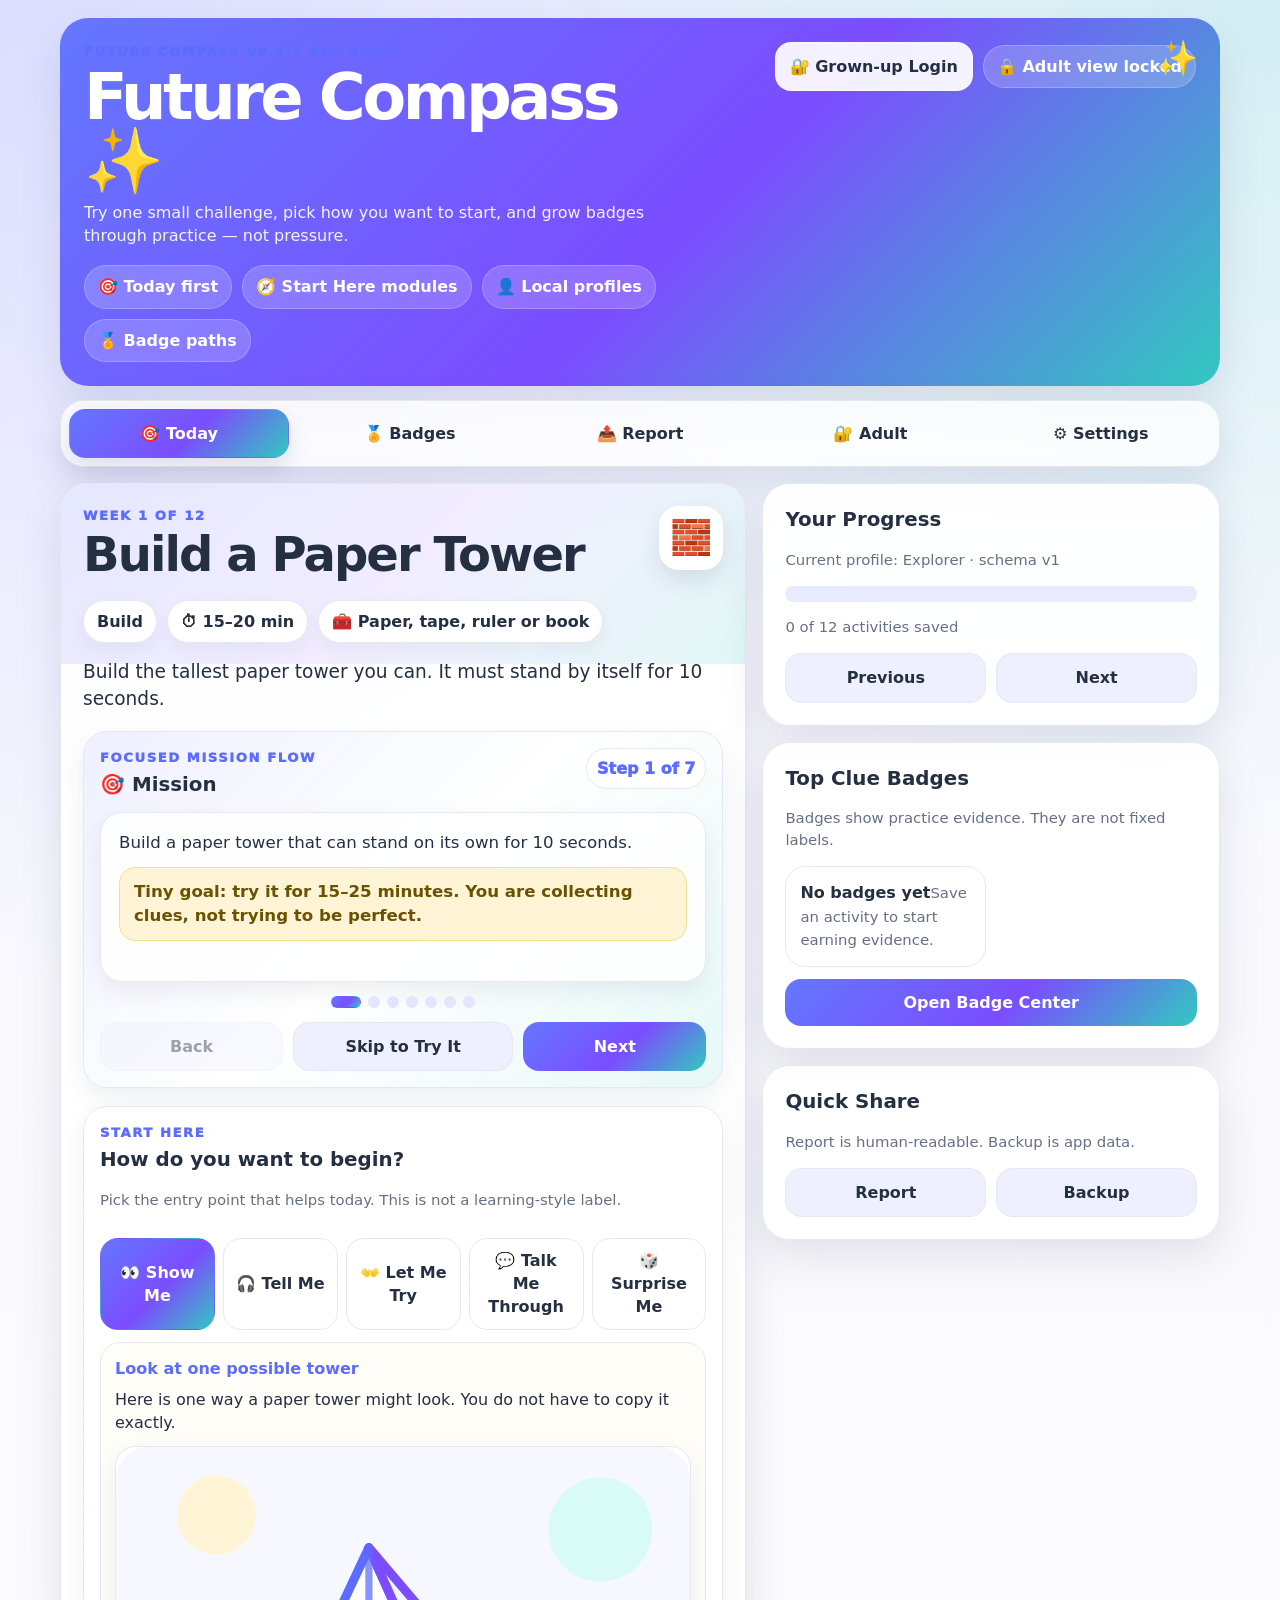
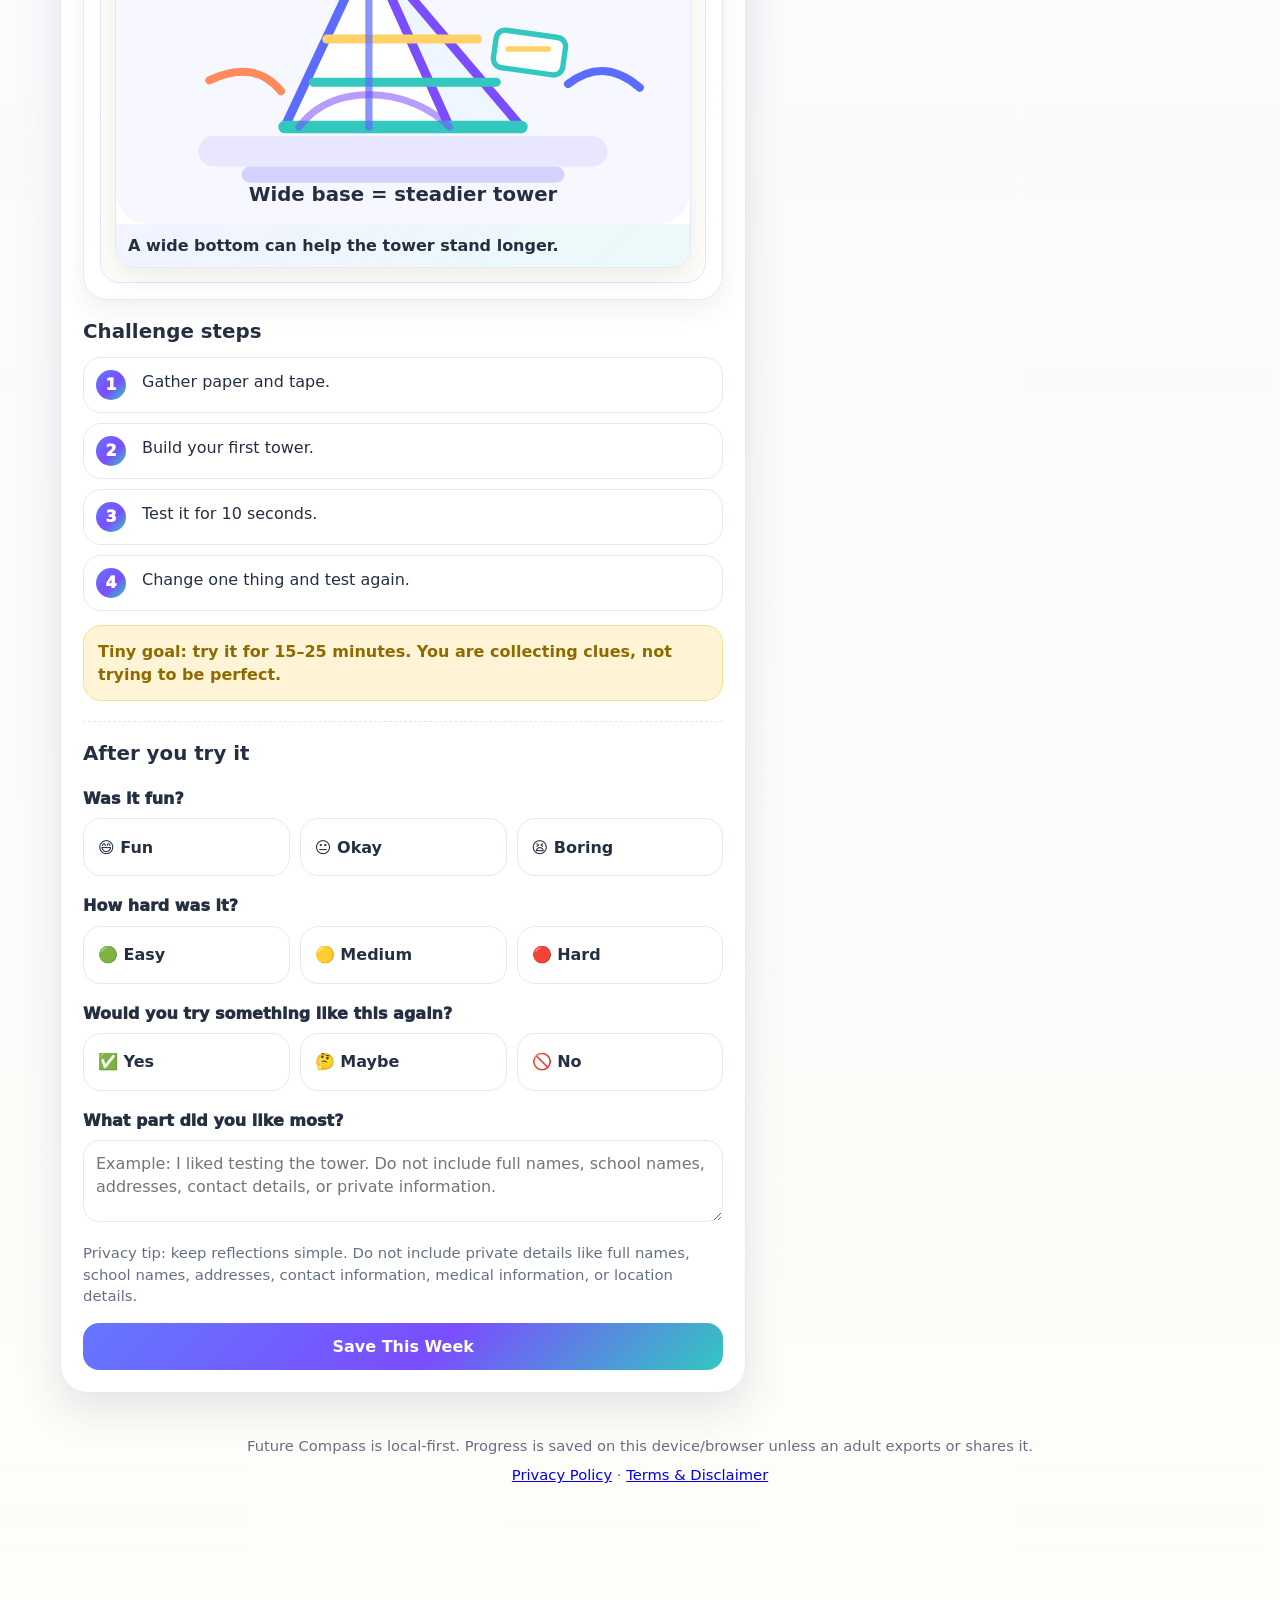
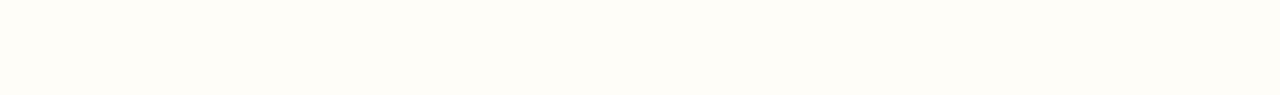
<file: app/index.html>
<!doctype html>
<html lang="en" data-theme="bright">
<head>
  <meta charset="utf-8" />
  <meta name="viewport" content="width=device-width, initial-scale=1" />
  <title>Future Compass</title>
  <link rel="stylesheet" href="styles.css" />
  <link rel="stylesheet" href="modules.css" />
  <link rel="stylesheet" href="translation-layer.css" />
</head>
<body>
  <header class="hero">
    <div>
      <div class="eyebrow">Future Compass v0.5.2 app shell</div>
      <h1>Future Compass ✨</h1>
      <p>Try one small challenge, pick how you want to start, and grow badges through practice — not pressure.</p>
      <div class="chips"><span>🎯 Today first</span><span>🧭 Start Here modules</span><span>👤 Local profiles</span><span>🏅 Badge paths</span></div>
    </div>
    <div class="actions heroActions">
      <button id="adultBtn" class="light" type="button">🔐 Grown-up Login</button>
      <span id="lock" class="lock">🔒 Adult view locked</span>
    </div>
  </header>

  <nav class="appTabs" aria-label="Future Compass views">
    <button class="tabBtn active" data-view="today" type="button">🎯 Today</button>
    <button class="tabBtn" data-view="badges" type="button">🏅 Badges</button>
    <button class="tabBtn" data-view="report" type="button">📤 Report</button>
    <button class="tabBtn" data-view="adult" type="button">🔐 Adult</button>
    <button class="tabBtn" data-view="settings" type="button">⚙️ Settings</button>
  </nav>

  <main class="app">
    <section id="today" class="view todayView active" aria-label="Today view">
      <section id="activity" class="card kid" aria-live="polite">
        <div class="top"><div><div id="week" class="eyebrow">Week 1 of 12</div><h2 id="title"></h2></div><div id="emoji" class="emoji">🧱</div></div>
        <div id="meta" class="pillRow"></div>
        <p id="text" class="activityText"></p>

        <section class="moduleStart" aria-label="Start Here module choices">
          <div class="moduleHead"><div><div class="eyebrow">Start Here</div><h3>How do you want to begin?</h3><p class="small">Pick the entry point that helps today. This is not a learning-style label.</p></div></div>
          <div class="moduleChoices" role="tablist" aria-label="Module entry choices">
            <button class="moduleBtn active" data-mode="showMe" type="button">👀 Show Me</button>
            <button class="moduleBtn" data-mode="tellMe" type="button">🎧 Tell Me</button>
            <button class="moduleBtn" data-mode="tryIt" type="button">👐 Let Me Try</button>
            <button class="moduleBtn" data-mode="talkMeThrough" type="button">💬 Talk Me Through</button>
            <button class="moduleBtn" data-mode="surpriseMe" type="button">🎲 Surprise Me</button>
          </div>
          <div id="moduleContent" class="moduleContent"></div>
        </section>

        <h3 class="sectionTitle">Challenge steps</h3>
        <ol id="steps" class="steps"></ol>
        <div class="note">Tiny goal: try it for 15–25 minutes. You are collecting clues, not trying to be perfect.</div>
        <section class="reflection">
          <h3>After you try it</h3>
          <div class="question" data-q="fun"><label>Was it fun?</label><div class="choices"><button class="choice" data-v="Fun">😄 Fun</button><button class="choice" data-v="Okay">😐 Okay</button><button class="choice" data-v="Boring">😫 Boring</button></div></div>
          <div class="question" data-q="difficulty"><label>How hard was it?</label><div class="choices"><button class="choice" data-v="Easy">🟢 Easy</button><button class="choice" data-v="Medium">🟡 Medium</button><button class="choice" data-v="Hard">🔴 Hard</button></div></div>
          <div class="question" data-q="again"><label>Would you try something like this again?</label><div class="choices"><button class="choice" data-v="Yes">✅ Yes</button><button class="choice" data-v="Maybe">🤔 Maybe</button><button class="choice" data-v="No">🚫 No</button></div></div>
          <label for="favorite" class="textLabel">What part did you like most?</label>
          <textarea id="favorite" placeholder="Example: testing it, helping someone, making it stronger..."></textarea>
          <div class="saveRow"><button id="save" class="primary" type="button">Save This Week</button><div id="saved" class="success">Saved! Badge evidence updated. 🏅</div></div>
        </section>
      </section>

      <aside class="side">
        <section class="card"><h3>Your Progress</h3><p id="profileSummary" class="small">Current profile: Explorer</p><div class="meter"><div id="fill"></div></div><p id="progress" class="small">0 of 12 activities saved</p><div class="two"><button id="prev" class="soft" type="button">Previous</button><button id="next" class="soft" type="button">Next</button></div></section>
        <section class="card"><h3>Top Clue Badges</h3><p class="small">Badges show practice evidence. They are not fixed labels.</p><div id="miniBadges" class="miniGrid"></div><button id="badgeBtn" class="primary wide" type="button">Open Badge Center</button></section>
        <section class="card"><h3>Quick Share</h3><p class="small">Report is human-readable. Backup is app data.</p><div class="two"><button id="reportBtn" class="soft" type="button">Report</button><button id="jsonBtn" class="soft" type="button">Backup</button></div></section>
      </aside>
    </section>

    <section id="badges" class="card full view" aria-label="Badge Center view"><div class="panelHead"><div><div class="eyebrow">Learning Benchmarks</div><h2>Badge Center 🏅</h2><p class="small">Each badge grows through practice, reflection, and evidence over time.</p></div></div><div id="badgeGrid" class="pathGrid"></div></section>

    <section id="report" class="card full view" aria-label="Report view"><div class="panelHead"><div><div class="eyebrow">Share Report</div><h2>Progress Summary 📤</h2><p id="reportGen" class="small"></p></div><div class="spark"><b id="reportSaved">0/12</b><span>activities saved</span></div></div><div id="reportStats" class="statGrid"></div><div class="reportGrid"><section><h3>Top Badges</h3><ul id="reportBadges"></ul></section><section><h3>Strong Patterns</h3><ul id="reportPatterns"></ul></section><section><h3>Suggested Next Challenges</h3><ul id="reportNext"></ul></section><section><h3>Activities Liked</h3><ul id="reportLiked"></ul></section></div><h3>Recent Evidence</h3><div id="reportHistory" class="stack"></div></section>

    <section id="adult" class="card full view" hidden aria-label="Grown-up view"><div class="panelHead"><div><div class="eyebrow">Grown-up View</div><h2>Adult Interpretation</h2><p class="small">Use this to choose better next experiences — not to lock the child into an identity.</p></div><button id="lockBtn" class="soft" type="button">Lock View</button></div><div id="adultStats" class="statGrid"></div><h3>Pattern Summary</h3><div id="patterns" class="stack"></div><h3>Saved Activity History</h3><div id="history" class="stack"></div></section>

    <section id="settings" class="card full view" aria-label="Settings view">
      <div class="panelHead"><div><div class="eyebrow">Settings</div><h2>Profiles & Backups ⚙️</h2><p class="small">Settings are separated from the child activity flow so Today stays focused.</p></div></div>
      <div class="settingsGrid">
        <section class="settingsBlock"><h3>Profile</h3><label for="profileSelect">Choose profile</label><select id="profileSelect" aria-label="Choose child profile"></select><button id="addProfileBtn" class="primary wide" type="button">Add Profile</button></section>
        <section class="settingsBlock"><h3>Theme</h3><label for="theme">Choose theme</label><select id="theme"><option value="bright">Bright</option><option value="calm">Calm</option><option value="warm">Warm</option><option value="dark">Dark</option><option value="contrast">High Contrast</option></select></section>
        <section class="settingsBlock"><h3>Backup</h3><p class="small">Backup is machine-readable app data. Report is human-readable progress.</p><button id="exportBtn" class="soft wide" type="button">Export Backup</button><button id="importBtn" class="soft wide" type="button">Import Backup</button><input id="importFile" type="file" accept="application/json,.json" hidden /></section>
        <section class="settingsBlock"><h3>Reset</h3><p class="small">This resets only the active profile on this device.</p><button id="resetBtn" class="danger wide" type="button">Reset Profile</button></section>
      </div>
    </section>
  </main>

  <nav class="bottom" aria-label="Mobile Future Compass views"><button class="active" data-view="today" type="button">🎯<span>Today</span></button><button data-view="badges" type="button">🏅<span>Badges</span></button><button id="mobReport" data-view="report" type="button">📤<span>Report</span></button><button id="mobAdult" data-view="adult" type="button">🔐<span>Adult</span></button><button data-view="settings" type="button">⚙️<span>Settings</span></button></nav>

  <div id="modal" class="modalBg" hidden><section class="modal"><h2>🔐 Grown-up Gate</h2><p class="small">This separates child activities from adult interpretation. It is not real authentication.</p><p class="small"><strong>Default:</strong> grownup / compass</p><label for="user">Username</label><input id="user" value="grownup" /><label for="pass">Password</label><input id="pass" type="password" placeholder="compass" /><button id="login" class="primary wide" type="button">Open Grown-up View</button><button id="cancel" class="soft wide" type="button">Cancel</button><div id="err" class="error" hidden>Try username <strong>grownup</strong> and password <strong>compass</strong>.</div></section></div>

  <script src="data/activities.js"></script>
  <script src="data/badge-paths.js"></script>
  <script src="data/activity-scaffolds.js"></script>
  <script src="data/research-anchors.js"></script>
  <script src="data/module-onramps.js"></script>
  <script src="app-engine.js"></script>
  <script src="modules.js"></script>
  <script src="translation-layer.js"></script>
  <script src="trust-boundary.js"></script>
</body>
</html>
</file>
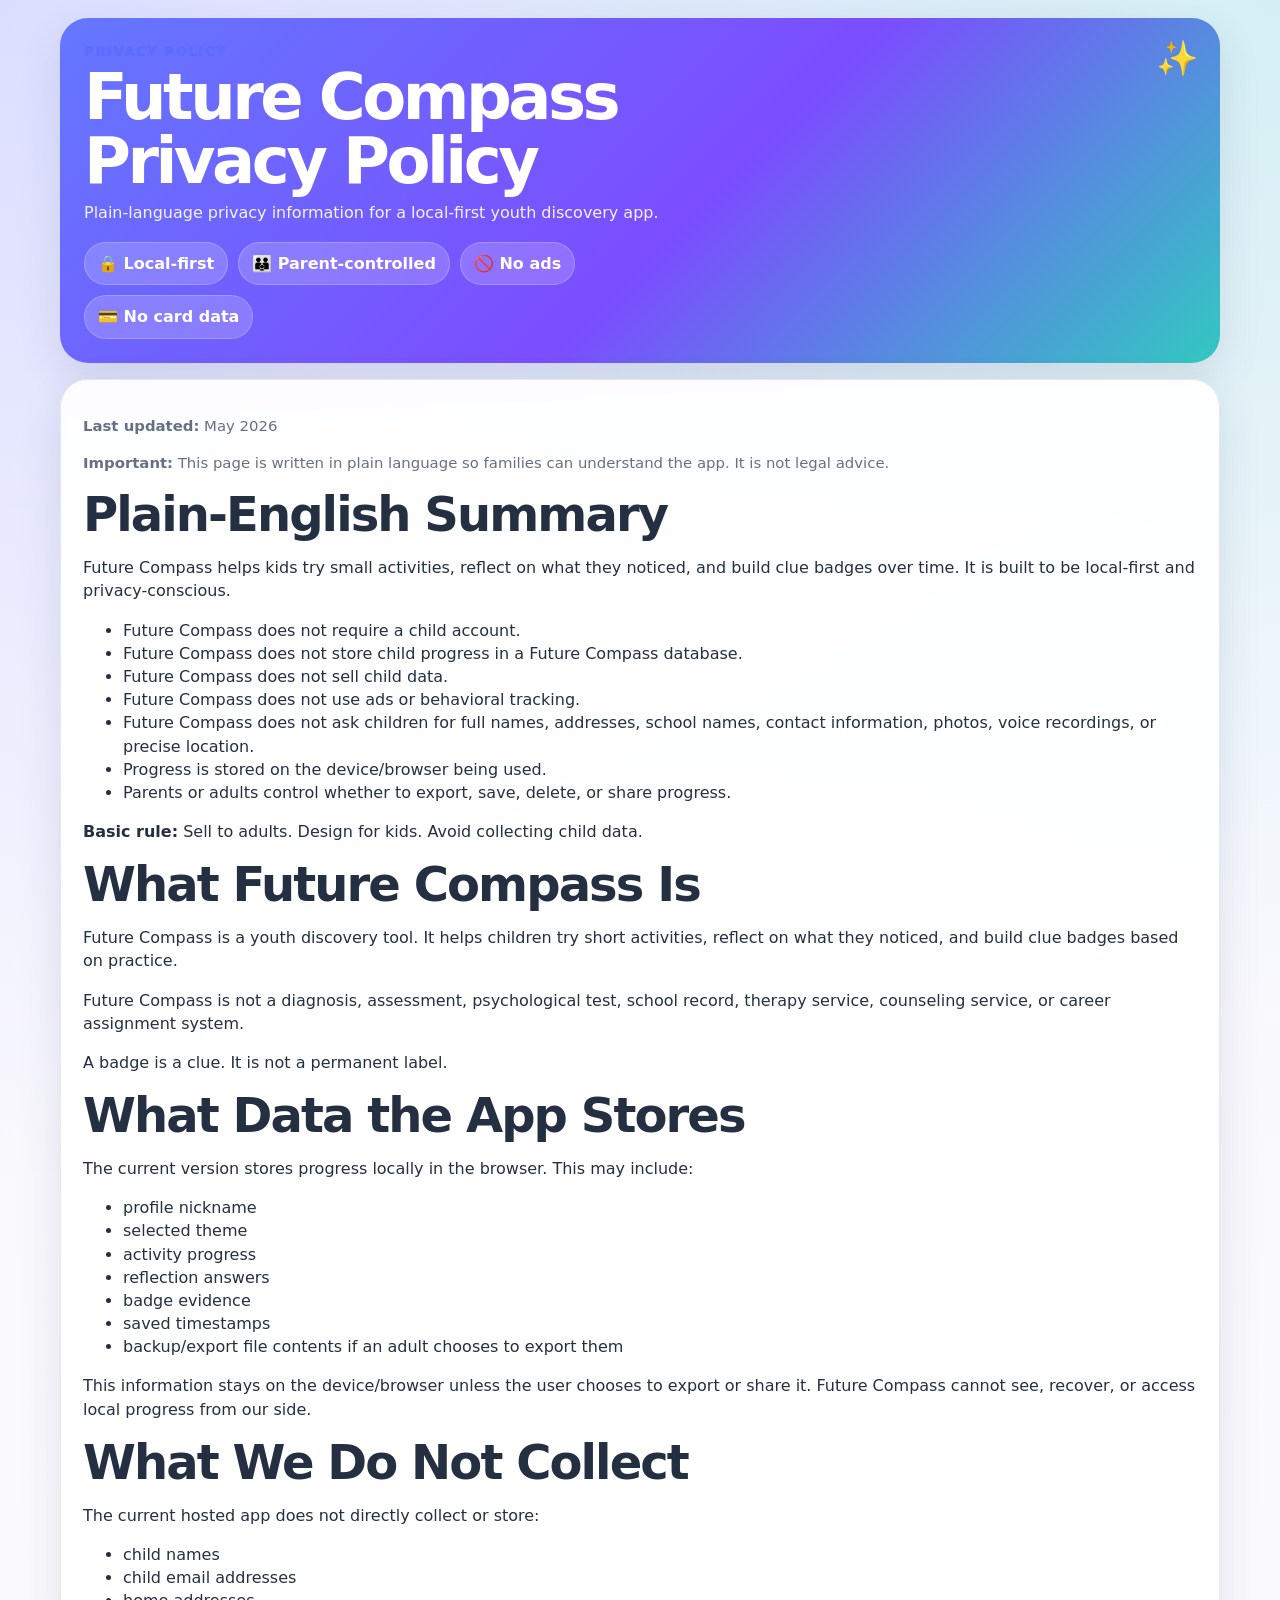
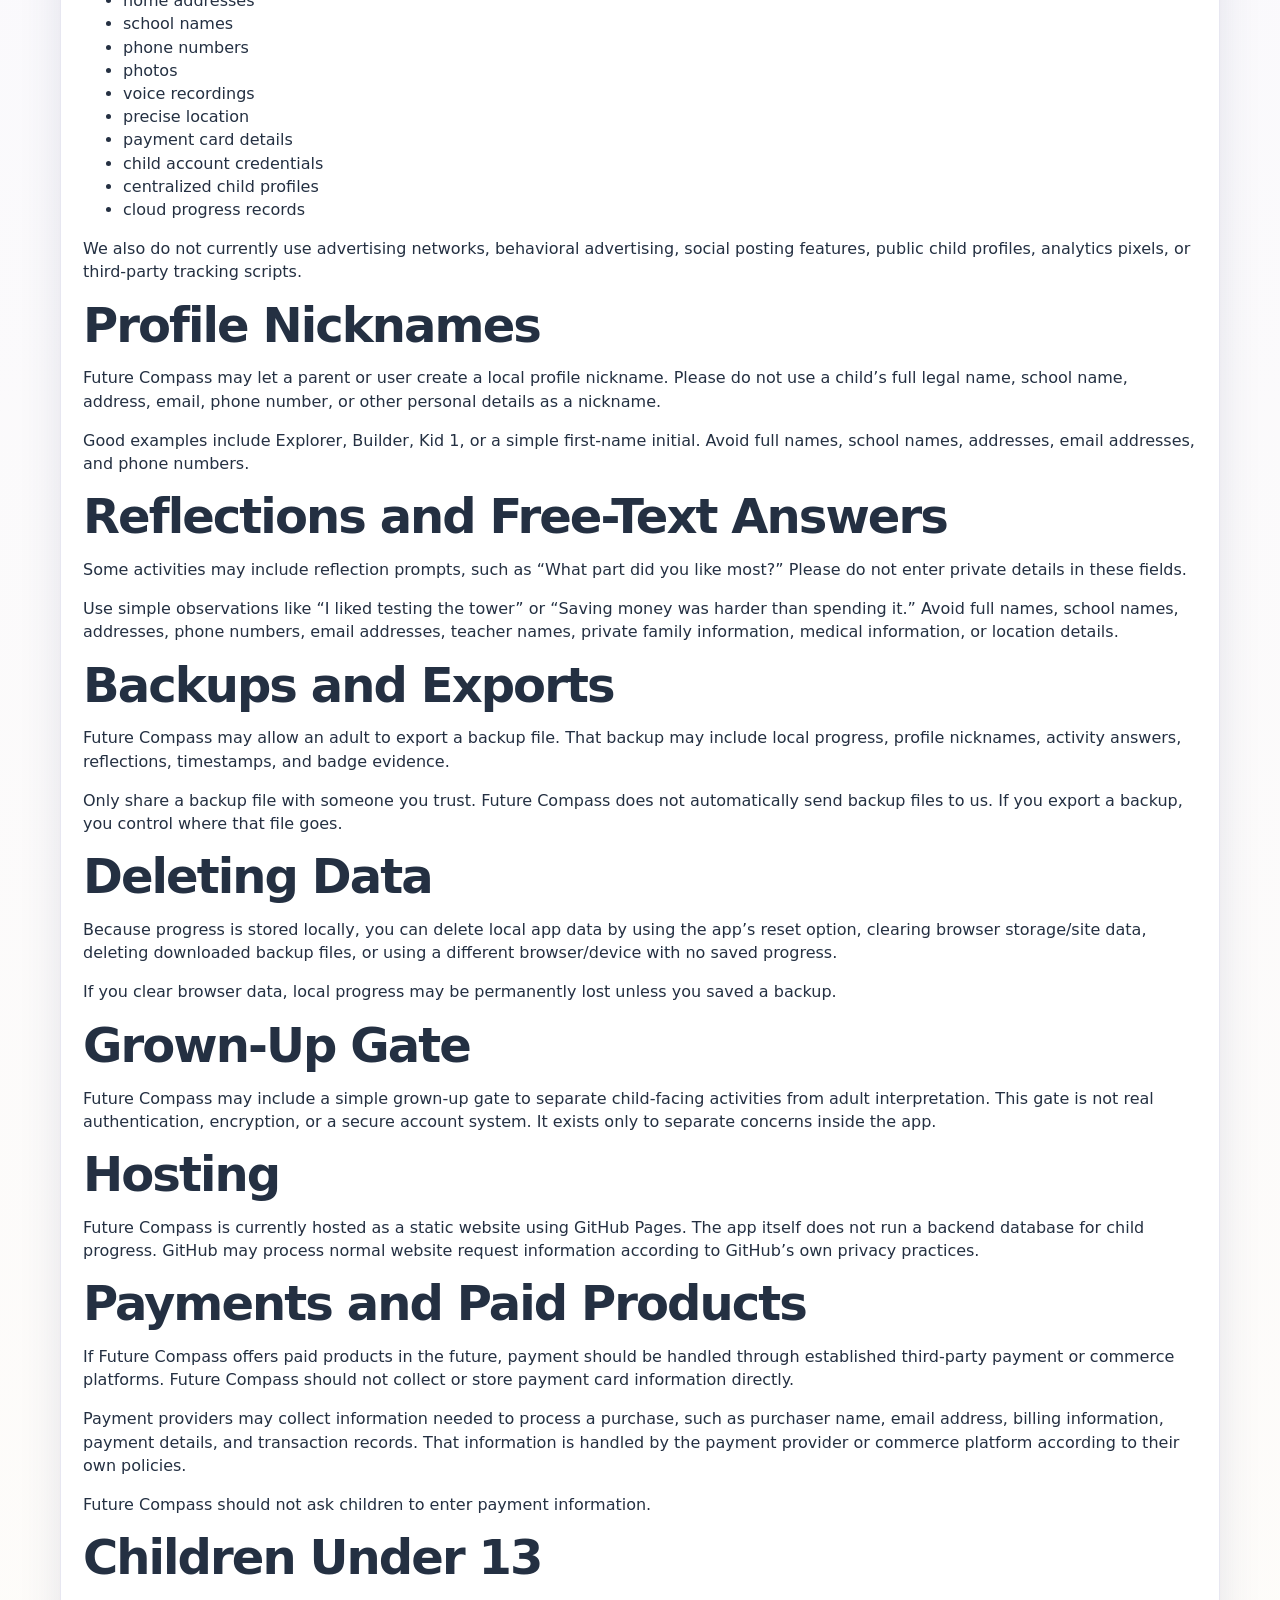
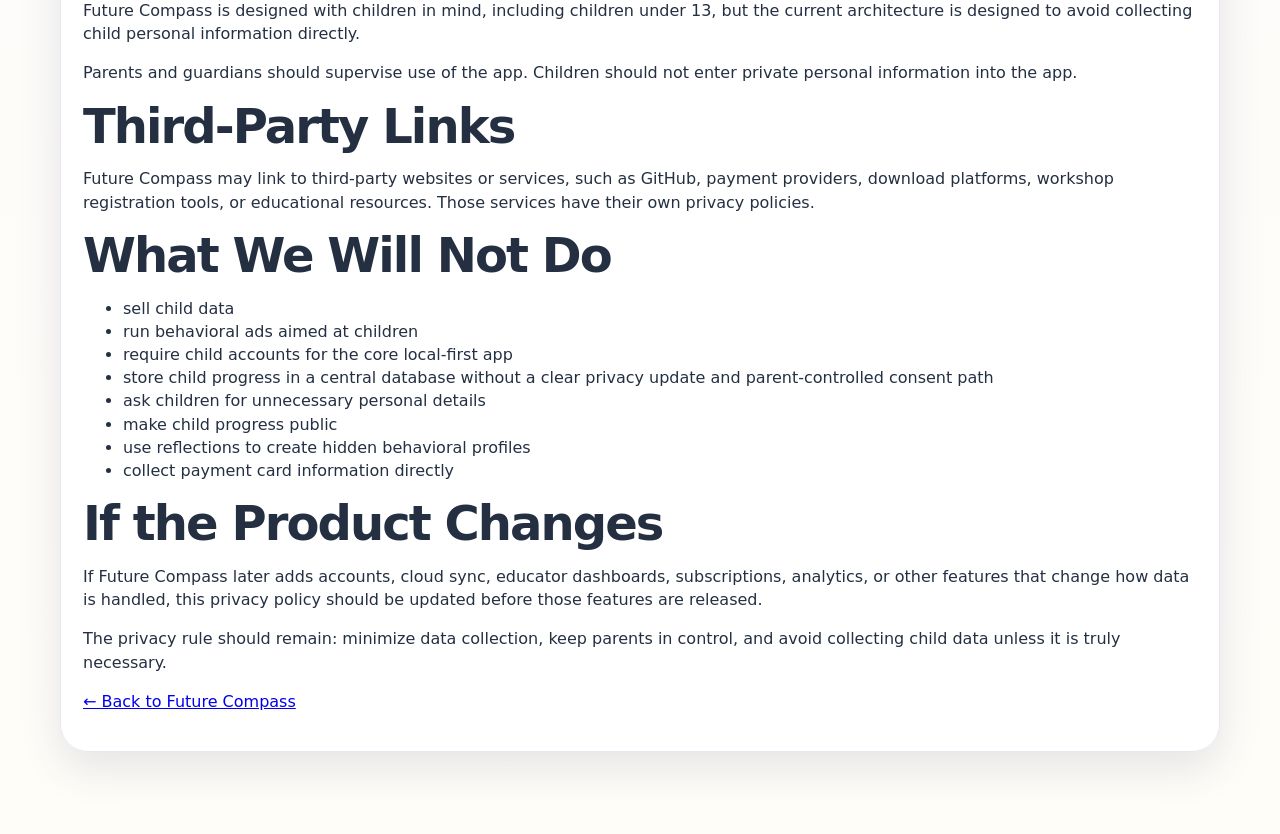
<file: app/privacy.html>
<!doctype html>
<html lang="en" data-theme="bright">
<head>
  <meta charset="utf-8" />
  <meta name="viewport" content="width=device-width, initial-scale=1" />
  <title>Future Compass Privacy Policy</title>
  <link rel="stylesheet" href="styles.css" />
</head>
<body>
  <header class="hero">
    <div>
      <div class="eyebrow">Privacy Policy</div>
      <h1>Future Compass Privacy Policy</h1>
      <p>Plain-language privacy information for a local-first youth discovery app.</p>
      <div class="chips"><span>🔒 Local-first</span><span>👪 Parent-controlled</span><span>🚫 No ads</span><span>💳 No card data</span></div>
    </div>
  </header>

  <main class="app legalPage">
    <section class="card full">
      <p class="small"><strong>Last updated:</strong> May 2026</p>
      <p class="small"><strong>Important:</strong> This page is written in plain language so families can understand the app. It is not legal advice.</p>

      <h2>Plain-English Summary</h2>
      <p>Future Compass helps kids try small activities, reflect on what they noticed, and build clue badges over time. It is built to be local-first and privacy-conscious.</p>
      <ul>
        <li>Future Compass does not require a child account.</li>
        <li>Future Compass does not store child progress in a Future Compass database.</li>
        <li>Future Compass does not sell child data.</li>
        <li>Future Compass does not use ads or behavioral tracking.</li>
        <li>Future Compass does not ask children for full names, addresses, school names, contact information, photos, voice recordings, or precise location.</li>
        <li>Progress is stored on the device/browser being used.</li>
        <li>Parents or adults control whether to export, save, delete, or share progress.</li>
      </ul>
      <p><strong>Basic rule:</strong> Sell to adults. Design for kids. Avoid collecting child data.</p>

      <h2>What Future Compass Is</h2>
      <p>Future Compass is a youth discovery tool. It helps children try short activities, reflect on what they noticed, and build clue badges based on practice.</p>
      <p>Future Compass is not a diagnosis, assessment, psychological test, school record, therapy service, counseling service, or career assignment system.</p>
      <p>A badge is a clue. It is not a permanent label.</p>

      <h2>What Data the App Stores</h2>
      <p>The current version stores progress locally in the browser. This may include:</p>
      <ul>
        <li>profile nickname</li>
        <li>selected theme</li>
        <li>activity progress</li>
        <li>reflection answers</li>
        <li>badge evidence</li>
        <li>saved timestamps</li>
        <li>backup/export file contents if an adult chooses to export them</li>
      </ul>
      <p>This information stays on the device/browser unless the user chooses to export or share it. Future Compass cannot see, recover, or access local progress from our side.</p>

      <h2>What We Do Not Collect</h2>
      <p>The current hosted app does not directly collect or store:</p>
      <ul>
        <li>child names</li>
        <li>child email addresses</li>
        <li>home addresses</li>
        <li>school names</li>
        <li>phone numbers</li>
        <li>photos</li>
        <li>voice recordings</li>
        <li>precise location</li>
        <li>payment card details</li>
        <li>child account credentials</li>
        <li>centralized child profiles</li>
        <li>cloud progress records</li>
      </ul>
      <p>We also do not currently use advertising networks, behavioral advertising, social posting features, public child profiles, analytics pixels, or third-party tracking scripts.</p>

      <h2>Profile Nicknames</h2>
      <p>Future Compass may let a parent or user create a local profile nickname. Please do not use a child’s full legal name, school name, address, email, phone number, or other personal details as a nickname.</p>
      <p>Good examples include Explorer, Builder, Kid 1, or a simple first-name initial. Avoid full names, school names, addresses, email addresses, and phone numbers.</p>

      <h2>Reflections and Free-Text Answers</h2>
      <p>Some activities may include reflection prompts, such as “What part did you like most?” Please do not enter private details in these fields.</p>
      <p>Use simple observations like “I liked testing the tower” or “Saving money was harder than spending it.” Avoid full names, school names, addresses, phone numbers, email addresses, teacher names, private family information, medical information, or location details.</p>

      <h2>Backups and Exports</h2>
      <p>Future Compass may allow an adult to export a backup file. That backup may include local progress, profile nicknames, activity answers, reflections, timestamps, and badge evidence.</p>
      <p>Only share a backup file with someone you trust. Future Compass does not automatically send backup files to us. If you export a backup, you control where that file goes.</p>

      <h2>Deleting Data</h2>
      <p>Because progress is stored locally, you can delete local app data by using the app’s reset option, clearing browser storage/site data, deleting downloaded backup files, or using a different browser/device with no saved progress.</p>
      <p>If you clear browser data, local progress may be permanently lost unless you saved a backup.</p>

      <h2>Grown-Up Gate</h2>
      <p>Future Compass may include a simple grown-up gate to separate child-facing activities from adult interpretation. This gate is not real authentication, encryption, or a secure account system. It exists only to separate concerns inside the app.</p>

      <h2>Hosting</h2>
      <p>Future Compass is currently hosted as a static website using GitHub Pages. The app itself does not run a backend database for child progress. GitHub may process normal website request information according to GitHub’s own privacy practices.</p>

      <h2>Payments and Paid Products</h2>
      <p>If Future Compass offers paid products in the future, payment should be handled through established third-party payment or commerce platforms. Future Compass should not collect or store payment card information directly.</p>
      <p>Payment providers may collect information needed to process a purchase, such as purchaser name, email address, billing information, payment details, and transaction records. That information is handled by the payment provider or commerce platform according to their own policies.</p>
      <p>Future Compass should not ask children to enter payment information.</p>

      <h2>Children Under 13</h2>
      <p>Future Compass is designed with children in mind, including children under 13, but the current architecture is designed to avoid collecting child personal information directly.</p>
      <p>Parents and guardians should supervise use of the app. Children should not enter private personal information into the app.</p>

      <h2>Third-Party Links</h2>
      <p>Future Compass may link to third-party websites or services, such as GitHub, payment providers, download platforms, workshop registration tools, or educational resources. Those services have their own privacy policies.</p>

      <h2>What We Will Not Do</h2>
      <ul>
        <li>sell child data</li>
        <li>run behavioral ads aimed at children</li>
        <li>require child accounts for the core local-first app</li>
        <li>store child progress in a central database without a clear privacy update and parent-controlled consent path</li>
        <li>ask children for unnecessary personal details</li>
        <li>make child progress public</li>
        <li>use reflections to create hidden behavioral profiles</li>
        <li>collect payment card information directly</li>
      </ul>

      <h2>If the Product Changes</h2>
      <p>If Future Compass later adds accounts, cloud sync, educator dashboards, subscriptions, analytics, or other features that change how data is handled, this privacy policy should be updated before those features are released.</p>
      <p>The privacy rule should remain: minimize data collection, keep parents in control, and avoid collecting child data unless it is truly necessary.</p>

      <p><a href="index.html">← Back to Future Compass</a></p>
    </section>
  </main>
</body>
</html>
</file>
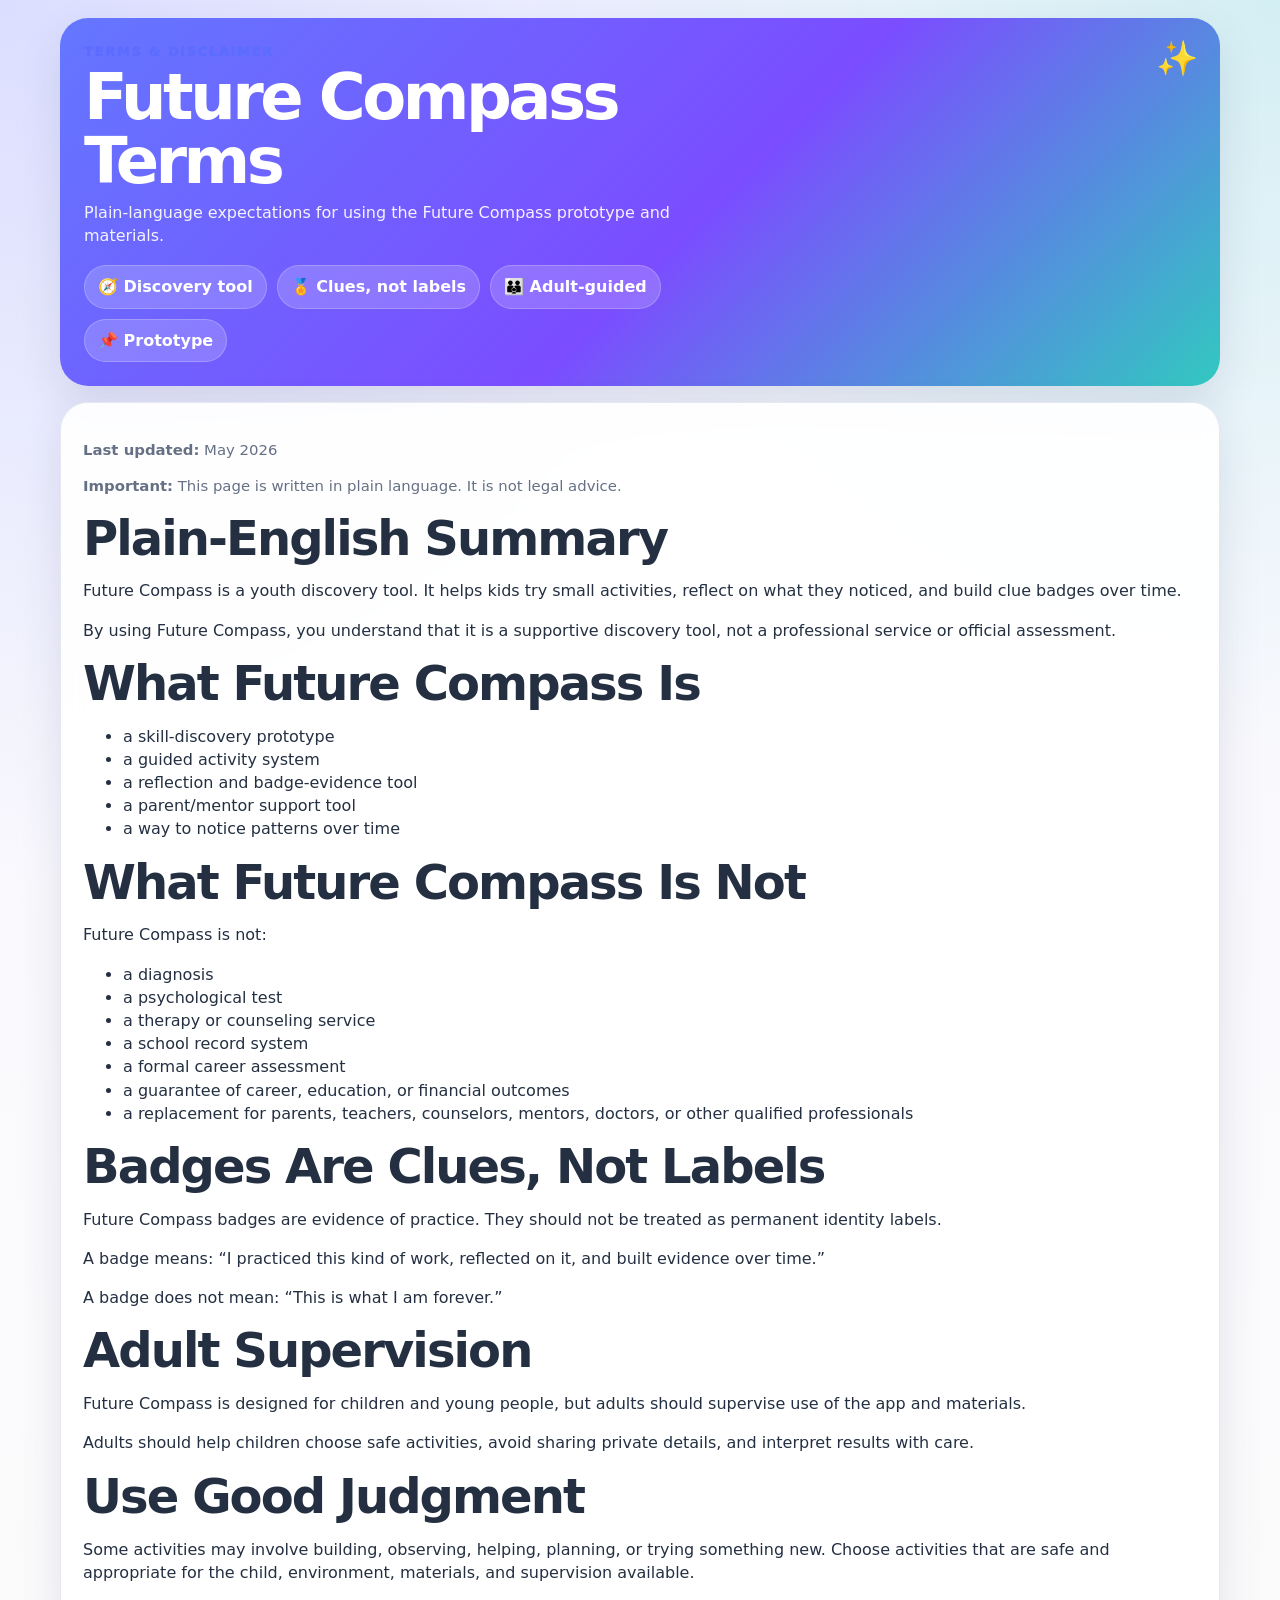
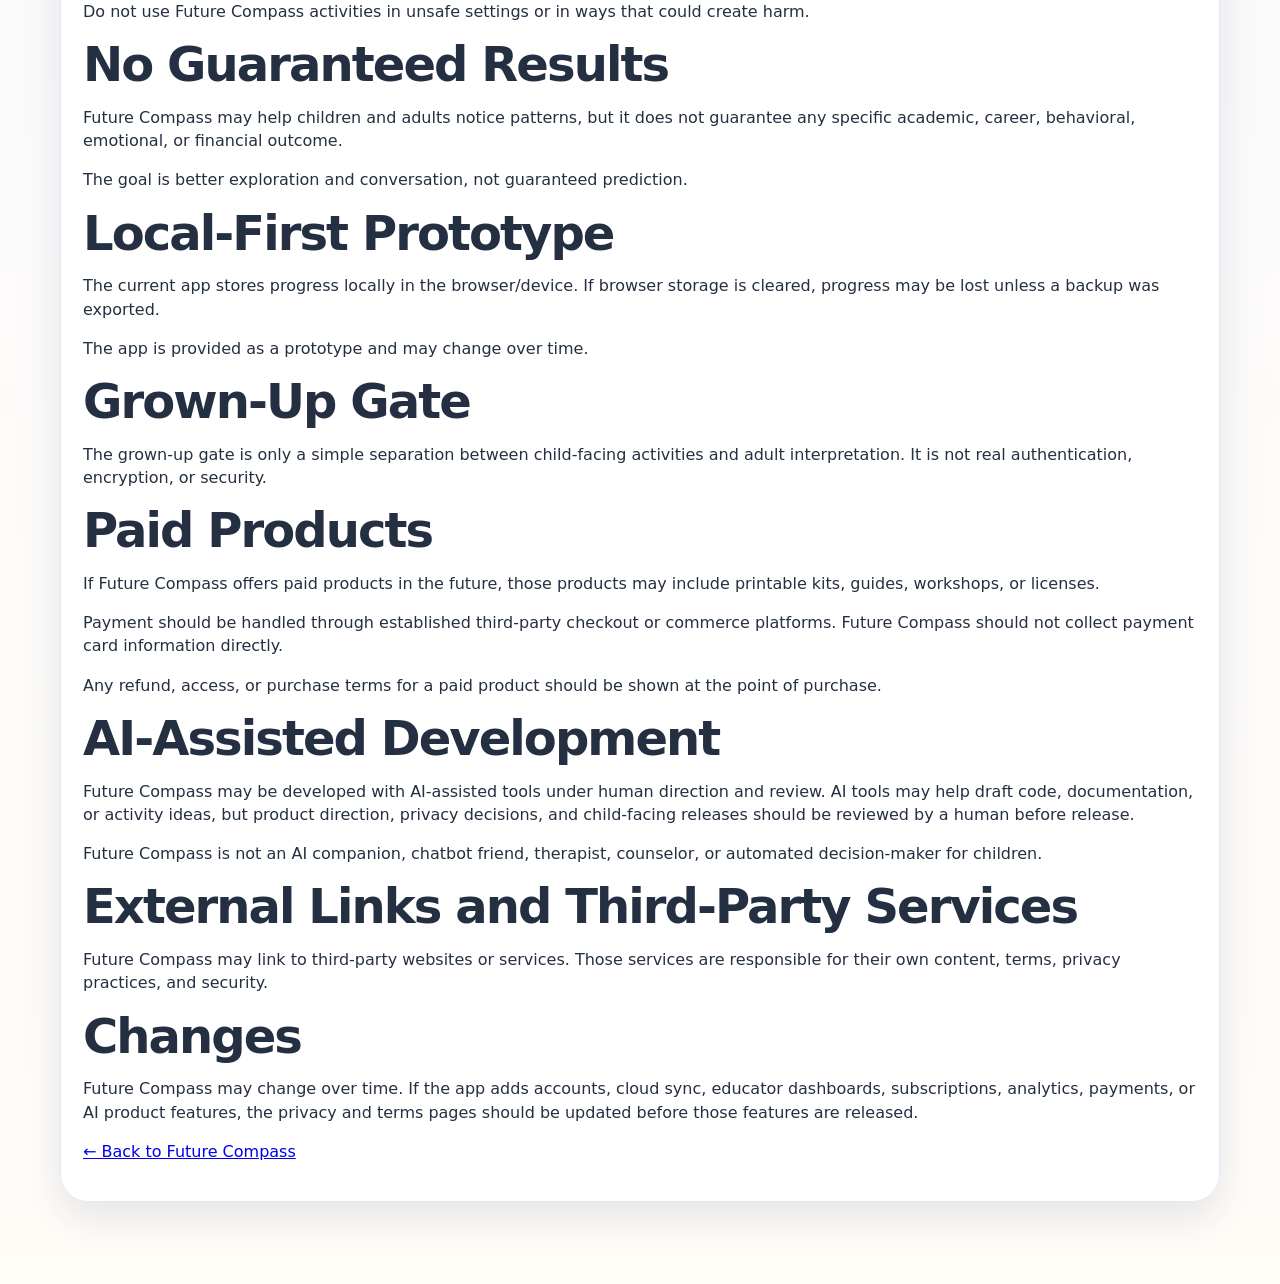
<file: app/terms.html>
<!doctype html>
<html lang="en" data-theme="bright">
<head>
  <meta charset="utf-8" />
  <meta name="viewport" content="width=device-width, initial-scale=1" />
  <title>Future Compass Terms and Disclaimer</title>
  <link rel="stylesheet" href="styles.css" />
</head>
<body>
  <header class="hero">
    <div>
      <div class="eyebrow">Terms & Disclaimer</div>
      <h1>Future Compass Terms</h1>
      <p>Plain-language expectations for using the Future Compass prototype and materials.</p>
      <div class="chips"><span>🧭 Discovery tool</span><span>🏅 Clues, not labels</span><span>👪 Adult-guided</span><span>📌 Prototype</span></div>
    </div>
  </header>

  <main class="app legalPage">
    <section class="card full">
      <p class="small"><strong>Last updated:</strong> May 2026</p>
      <p class="small"><strong>Important:</strong> This page is written in plain language. It is not legal advice.</p>

      <h2>Plain-English Summary</h2>
      <p>Future Compass is a youth discovery tool. It helps kids try small activities, reflect on what they noticed, and build clue badges over time.</p>
      <p>By using Future Compass, you understand that it is a supportive discovery tool, not a professional service or official assessment.</p>

      <h2>What Future Compass Is</h2>
      <ul>
        <li>a skill-discovery prototype</li>
        <li>a guided activity system</li>
        <li>a reflection and badge-evidence tool</li>
        <li>a parent/mentor support tool</li>
        <li>a way to notice patterns over time</li>
      </ul>

      <h2>What Future Compass Is Not</h2>
      <p>Future Compass is not:</p>
      <ul>
        <li>a diagnosis</li>
        <li>a psychological test</li>
        <li>a therapy or counseling service</li>
        <li>a school record system</li>
        <li>a formal career assessment</li>
        <li>a guarantee of career, education, or financial outcomes</li>
        <li>a replacement for parents, teachers, counselors, mentors, doctors, or other qualified professionals</li>
      </ul>

      <h2>Badges Are Clues, Not Labels</h2>
      <p>Future Compass badges are evidence of practice. They should not be treated as permanent identity labels.</p>
      <p>A badge means: “I practiced this kind of work, reflected on it, and built evidence over time.”</p>
      <p>A badge does not mean: “This is what I am forever.”</p>

      <h2>Adult Supervision</h2>
      <p>Future Compass is designed for children and young people, but adults should supervise use of the app and materials.</p>
      <p>Adults should help children choose safe activities, avoid sharing private details, and interpret results with care.</p>

      <h2>Use Good Judgment</h2>
      <p>Some activities may involve building, observing, helping, planning, or trying something new. Choose activities that are safe and appropriate for the child, environment, materials, and supervision available.</p>
      <p>Do not use Future Compass activities in unsafe settings or in ways that could create harm.</p>

      <h2>No Guaranteed Results</h2>
      <p>Future Compass may help children and adults notice patterns, but it does not guarantee any specific academic, career, behavioral, emotional, or financial outcome.</p>
      <p>The goal is better exploration and conversation, not guaranteed prediction.</p>

      <h2>Local-First Prototype</h2>
      <p>The current app stores progress locally in the browser/device. If browser storage is cleared, progress may be lost unless a backup was exported.</p>
      <p>The app is provided as a prototype and may change over time.</p>

      <h2>Grown-Up Gate</h2>
      <p>The grown-up gate is only a simple separation between child-facing activities and adult interpretation. It is not real authentication, encryption, or security.</p>

      <h2>Paid Products</h2>
      <p>If Future Compass offers paid products in the future, those products may include printable kits, guides, workshops, or licenses.</p>
      <p>Payment should be handled through established third-party checkout or commerce platforms. Future Compass should not collect payment card information directly.</p>
      <p>Any refund, access, or purchase terms for a paid product should be shown at the point of purchase.</p>

      <h2>AI-Assisted Development</h2>
      <p>Future Compass may be developed with AI-assisted tools under human direction and review. AI tools may help draft code, documentation, or activity ideas, but product direction, privacy decisions, and child-facing releases should be reviewed by a human before release.</p>
      <p>Future Compass is not an AI companion, chatbot friend, therapist, counselor, or automated decision-maker for children.</p>

      <h2>External Links and Third-Party Services</h2>
      <p>Future Compass may link to third-party websites or services. Those services are responsible for their own content, terms, privacy practices, and security.</p>

      <h2>Changes</h2>
      <p>Future Compass may change over time. If the app adds accounts, cloud sync, educator dashboards, subscriptions, analytics, payments, or AI product features, the privacy and terms pages should be updated before those features are released.</p>

      <p><a href="index.html">← Back to Future Compass</a></p>
    </section>
  </main>
</body>
</html>
</file>
<file: app/styles.css>
:root{--bg:#f7f7ff;--bg2:#fffdf8;--card:rgba(255,255,255,.92);--ink:#243042;--muted:#667085;--line:#e7e7f1;--accent:#5b6cff;--accent2:#7b4dff;--accent3:#32c8c0;--danger:#b13e62;--shadow:0 16px 42px rgba(51,60,108,.13);--radius:28px;--gradient:linear-gradient(135deg,#6477ff,#7b4dff 55%,#32c8c0)}
html[data-theme=calm]{--bg:#eef7f5;--bg2:#f8fffc;--accent:#227c70;--accent2:#3a9188;--accent3:#7fc8a9;--gradient:linear-gradient(135deg,#227c70,#3a9188,#7fc8a9)}
html[data-theme=warm]{--bg:#fff3df;--bg2:#fffaf2;--accent:#c2542d;--accent2:#de7b32;--accent3:#f6c85f;--gradient:linear-gradient(135deg,#c2542d,#de7b32,#f6c85f)}
html[data-theme=dark]{--bg:#101525;--bg2:#141a2d;--card:rgba(30,37,61,.94);--ink:#f5f7ff;--muted:#c6cad8;--line:#303852;--accent:#9aa6ff;--shadow:0 16px 42px rgba(0,0,0,.35);color-scheme:dark}
html[data-theme=contrast]{--bg:#fff;--bg2:#fff;--card:#fff;--ink:#000;--muted:#111;--line:#000;--accent:#00e;--gradient:linear-gradient(135deg,#00e,#7a00cc,#007a7a);--shadow:none}
*{box-sizing:border-box}html{scroll-behavior:smooth}body{margin:0;min-height:100vh;font-family:system-ui,-apple-system,BlinkMacSystemFont,"Segoe UI",sans-serif;color:var(--ink);background:radial-gradient(circle at top left,color-mix(in srgb,var(--accent) 18%,transparent),transparent 28%),radial-gradient(circle at top right,color-mix(in srgb,var(--accent3) 18%,transparent),transparent 24%),linear-gradient(180deg,var(--bg),var(--bg2));line-height:1.45;padding-bottom:82px}.hero,.app,.appTabs{width:min(1160px,calc(100% - 24px));margin-inline:auto}.hero{margin-top:18px;display:grid;grid-template-columns:1.1fr .9fr;gap:16px;padding:24px;border-radius:var(--radius);color:white;background:var(--gradient);box-shadow:var(--shadow);position:relative;overflow:hidden}.hero:after{content:"✨";position:absolute;right:22px;top:16px;font-size:34px}.hero h1{margin:0 0 8px;font-size:clamp(2.2rem,6vw,4rem);line-height:1;letter-spacing:-.055em}.hero p{margin:0;max-width:720px;color:rgba(255,255,255,.92)}.chips,.actions,.pillRow,.saveRow,.panelHead{display:flex;gap:10px;flex-wrap:wrap;align-items:center}.chips{margin-top:18px}.actions{justify-content:flex-end}.heroActions{align-content:flex-start}.chips span,.lock{display:inline-flex;gap:8px;align-items:center;border-radius:999px;padding:9px 13px;font-weight:850;background:rgba(255,255,255,.18);color:white;border:1px solid rgba(255,255,255,.22)}button,select,input,textarea{font:inherit}select,input,textarea{width:100%;min-height:46px;border:1px solid var(--line);border-radius:16px;padding:11px 12px;color:var(--ink);background:var(--card)}.hero select{width:auto;background:rgba(255,255,255,.94);color:#243042;font-weight:800}button{border:0;border-radius:16px;min-height:46px;padding:12px 14px;font-weight:900;cursor:pointer;transition:transform .14s ease,box-shadow .14s ease}.choice:hover,button:hover{transform:translateY(-1px);box-shadow:0 10px 22px rgba(51,60,108,.12)}button:focus-visible,.choice:focus-visible,select:focus-visible,input:focus-visible,textarea:focus-visible{outline:4px solid color-mix(in srgb,var(--accent) 30%,transparent);outline-offset:3px}.primary{color:white;background:var(--gradient)}.light{background:rgba(255,255,255,.92);color:#243042;border:1px solid rgba(255,255,255,.4)}.soft{background:color-mix(in srgb,var(--accent) 10%,white);color:var(--ink);border:1px solid var(--line)}.danger{background:#ffe0ea;color:var(--danger);border:1px solid #ffc9d8}.wide{width:100%}.appTabs{display:grid;grid-template-columns:repeat(5,1fr);gap:10px;margin-top:14px;padding:8px;border-radius:24px;background:rgba(255,255,255,.78);border:1px solid var(--line);box-shadow:var(--shadow);backdrop-filter:blur(12px)}.tabBtn{background:transparent;color:var(--ink);border:1px solid transparent}.tabBtn.active{background:var(--gradient);color:white;box-shadow:0 10px 22px rgba(51,60,108,.14)}.app{display:block;margin-top:16px}.view{display:none}.view.active{display:block}.todayView.active{display:grid;grid-template-columns:minmax(0,1.2fr) minmax(300px,.8fr);gap:16px;align-items:start}.card{background:var(--card);border:1px solid var(--line);border-radius:var(--radius);box-shadow:var(--shadow);padding:22px;backdrop-filter:blur(10px)}.kid{position:relative;overflow:hidden}.kid:before{content:"";position:absolute;inset:0 0 auto;height:180px;background:linear-gradient(135deg,color-mix(in srgb,var(--accent) 15%,transparent),color-mix(in srgb,var(--accent2) 10%,transparent),color-mix(in srgb,var(--accent3) 15%,transparent));pointer-events:none}.kid>*{position:relative;z-index:1}.top{display:flex;justify-content:space-between;gap:14px;align-items:flex-start}.eyebrow{color:var(--accent);font-size:.82rem;letter-spacing:.12em;text-transform:uppercase;font-weight:950;margin-bottom:4px}h2{margin:0 0 8px;font-size:clamp(1.9rem,5vw,3rem);letter-spacing:-.04em;line-height:1.06}h3{margin:0 0 10px;font-size:1.24rem}.emoji{width:64px;height:64px;display:grid;place-items:center;border-radius:20px;background:white;font-size:34px;box-shadow:0 10px 22px rgba(51,60,108,.13)}.pillRow{margin:12px 0 16px}.pill{display:inline-flex;align-items:center;gap:8px;border-radius:999px;padding:9px 13px;background:white;color:#243042;border:1px solid var(--line);font-weight:850;box-shadow:0 7px 16px rgba(51,60,108,.06)}.activityText{font-size:1.16rem;margin:0 0 16px}.steps{list-style:none;padding:0;margin:0;display:grid;gap:10px}.steps li{display:grid;grid-template-columns:34px 1fr;gap:12px;align-items:start;padding:12px;border-radius:18px;border:1px solid var(--line);background:rgba(255,255,255,.82)}.num{width:30px;height:30px;display:grid;place-items:center;border-radius:50%;background:var(--gradient);color:white;font-weight:950}.note{margin-top:14px;padding:14px;border-radius:18px;background:#fff5d6;color:#8e6b00;border:1px solid #f3df8e;font-weight:850}.reflection{margin-top:20px;padding-top:18px;border-top:1px dashed var(--line)}.question{margin:18px 0}.question label,.textLabel,.settingsBlock label{display:block;font-weight:950;margin-bottom:8px}.choices{display:grid;grid-template-columns:repeat(3,1fr);gap:10px}.choice{border:1px solid var(--line);border-radius:18px;min-height:58px;padding:12px 14px;background:white;color:#243042;font-weight:900;text-align:left;cursor:pointer}.choice.selected{color:white;background:var(--gradient);border-color:transparent}textarea{min-height:82px;resize:vertical}.success{display:none;flex:1 1 220px;border-radius:18px;padding:12px 14px;font-weight:900;background:#dff7ed;color:#1f7a59;border:1px solid #bfe9d8}.saveRow .primary{flex:1 1 250px}.side{display:grid;gap:16px;position:sticky;top:12px;align-self:start}.meter{height:16px;border-radius:999px;background:color-mix(in srgb,var(--accent) 14%,white);overflow:hidden}.meter>div{width:0%;height:100%;border-radius:inherit;background:var(--gradient)}.small{color:var(--muted);font-size:.93rem}.two{display:grid;grid-template-columns:1fr 1fr;gap:10px}.miniGrid{display:grid;grid-template-columns:repeat(2,1fr);gap:10px;margin:12px 0}.mini,.path,.stat,.history,.reportGrid section,.settingsBlock{border:1px solid var(--line);border-radius:20px;padding:14px;background:rgba(255,255,255,.86)}.level{display:inline-flex;margin-top:8px;padding:6px 10px;border-radius:999px;color:white;background:var(--gradient);font-size:.82rem;font-weight:900}.full{width:100%}.panelHead{justify-content:space-between;align-items:flex-start;margin-bottom:16px}.pathGrid{display:grid;grid-template-columns:repeat(auto-fit,minmax(245px,1fr));gap:14px}.path{position:relative;overflow:hidden}.path:before{content:"";position:absolute;inset:0 0 auto;height:6px;background:var(--gradient)}.pathHead{display:flex;justify-content:space-between;gap:12px;align-items:flex-start;margin-top:6px}.pathEmoji{font-size:32px}.pathList{margin:12px 0 0;padding:0;list-style:none;display:grid;gap:8px}.pathList li{display:flex;gap:8px;align-items:flex-start}.done{color:#1f7a59;font-weight:900}.todo{color:var(--muted)}.next{margin-top:12px;padding:12px;border-radius:16px;background:#fff5d6;color:#8e6b00;font-weight:850}.statGrid{display:grid;grid-template-columns:repeat(3,1fr);gap:12px;margin-bottom:18px}.stat b{display:block;font-size:1.7rem;color:var(--accent)}.stack{display:grid;gap:10px}.reportGrid{display:grid;grid-template-columns:repeat(2,1fr);gap:12px}.spark{min-width:170px;color:white;background:var(--gradient);border-radius:22px;padding:16px;text-align:right}.spark b{display:block;font-size:2rem}.settingsGrid{display:grid;grid-template-columns:repeat(auto-fit,minmax(240px,1fr));gap:14px}.settingsBlock{display:grid;gap:10px;align-content:start}.modalBg{position:fixed;inset:0;z-index:30;display:flex;align-items:center;justify-content:center;padding:18px;background:rgba(14,18,32,.55)}.modal{width:min(460px,100%);background:var(--card);border:1px solid var(--line);border-radius:var(--radius);box-shadow:0 24px 90px rgba(0,0,0,.28);padding:22px}.modal label{display:block;margin:12px 0 6px;font-weight:900}.error{margin-top:10px;padding:12px;border-radius:16px;background:#ffe0ea;color:var(--danger);font-weight:900}.bottom{position:fixed;left:50%;bottom:10px;transform:translateX(-50%);z-index:20;width:min(700px,calc(100% - 20px));display:none;grid-template-columns:repeat(5,1fr);gap:6px;padding:8px;border-radius:24px;background:rgba(255,255,255,.86);border:1px solid var(--line);box-shadow:var(--shadow);backdrop-filter:blur(12px)}.bottom button{border:0;background:transparent;color:#243042;border-radius:18px;padding:8px 6px;font-weight:950;display:grid;gap:2px;place-items:center;cursor:pointer}.bottom button.active{background:var(--gradient);color:white}.bottom span{font-size:.72rem}[hidden]{display:none!important}@media(max-width:920px){.hero,.app,.appTabs{width:min(760px,calc(100% - 20px))}.hero{grid-template-columns:1fr}.actions{justify-content:flex-start}.todayView.active{grid-template-columns:1fr}.side{position:static}.bottom{display:grid}.appTabs{display:none}}@media(max-width:600px){body{padding-bottom:92px}.hero{padding:20px;margin-top:10px;border-radius:22px}.hero h1{font-size:2.5rem}.card{padding:18px;border-radius:24px}.top{align-items:center}.emoji{width:58px;height:58px;font-size:30px}.choices,.two,.statGrid,.reportGrid,.miniGrid{grid-template-columns:1fr}.actions button,.hero select{width:100%}.spark{text-align:left;width:100%}}
</file>
<file: app/modules.css>
.moduleStart{margin:18px 0;padding:16px;border-radius:24px;border:1px solid var(--line);background:linear-gradient(180deg,rgba(255,255,255,.9),rgba(255,255,255,.72));box-shadow:0 10px 24px rgba(51,60,108,.07)}
.moduleHead{display:flex;justify-content:space-between;gap:12px;align-items:flex-start;margin-bottom:12px}.moduleHead h3{margin-bottom:4px}.moduleChoices{display:grid;grid-template-columns:repeat(5,minmax(0,1fr));gap:8px;margin:12px 0}.moduleBtn{min-height:54px;border:1px solid var(--line);background:white;color:#243042;border-radius:18px;padding:10px;font-weight:900;text-align:center}.moduleBtn.active{background:var(--gradient);color:white;border-color:transparent}.moduleContent{border:1px solid var(--line);border-radius:20px;background:#fffdf8;padding:14px;min-height:88px}.moduleContent strong{display:block;margin-bottom:6px;color:var(--accent)}.moduleContent p{margin:8px 0}.moduleContent ul{margin:8px 0 0;padding-left:20px}.onrampFigure{margin:12px 0 0;border-radius:20px;overflow:hidden;border:1px solid var(--line);background:white;box-shadow:0 10px 24px rgba(51,60,108,.08)}.onrampFigure img{display:block;width:100%;height:auto}.onrampFigure figcaption{padding:10px 12px;color:var(--ink);font-weight:850;background:linear-gradient(135deg,color-mix(in srgb,var(--accent) 8%,white),color-mix(in srgb,var(--accent3) 10%,white))}.sectionTitle{margin-top:18px}
@media(max-width:920px){.moduleChoices{grid-template-columns:1fr 1fr}}
@media(max-width:600px){.moduleChoices{grid-template-columns:1fr}.moduleBtn{text-align:left}.moduleStart{padding:14px;border-radius:20px}.onrampFigure{border-radius:18px}}
</file>
<file: app/translation-layer.css>
.translationLayer,.adultGuide{margin:18px 0;padding:16px;border-radius:24px;border:1px solid var(--line);background:linear-gradient(135deg,rgba(255,255,255,.92),color-mix(in srgb,var(--accent3) 10%,white));box-shadow:0 10px 24px rgba(51,60,108,.08)}
.missionFlow{padding:16px;background:linear-gradient(135deg,color-mix(in srgb,var(--accent) 10%,white),rgba(255,255,255,.94),color-mix(in srgb,var(--accent3) 12%,white))}.missionTopline{display:flex;align-items:flex-start;justify-content:space-between;gap:12px}.missionTopline h3{margin-bottom:0}.missionCounter{display:inline-flex;align-items:center;justify-content:center;border-radius:999px;padding:8px 10px;background:white;border:1px solid var(--line);font-weight:950;color:var(--accent);white-space:nowrap}.missionCard{margin-top:12px;min-height:170px;padding:18px;border-radius:22px;background:rgba(255,255,255,.88);border:1px solid var(--line);box-shadow:0 10px 22px rgba(51,60,108,.08);font-size:1.04rem}.missionCard p{margin:0 0 12px}.missionHint,.missionProof{margin-top:12px;padding:12px 14px;border-radius:16px;background:#fff5d6;color:#6a5200;border:1px solid #f3df8e;font-weight:850}.missionProof{background:color-mix(in srgb,var(--accent3) 14%,white);color:var(--ink)}.missionDots{display:flex;justify-content:center;gap:7px;margin:14px 0}.missionDot{width:12px;height:12px;min-height:12px;padding:0;border-radius:999px;background:color-mix(in srgb,var(--accent) 18%,white);border:1px solid var(--line)}.missionDot.active{width:30px;background:var(--gradient);border-color:transparent}.missionControls{display:grid;grid-template-columns:1fr 1.2fr 1fr;gap:10px}.missionControls button[disabled]{opacity:.45;cursor:not-allowed;transform:none;box-shadow:none}.missionJump{margin-top:8px}.translationGrid,.adultGuideGrid{display:grid;grid-template-columns:repeat(2,minmax(0,1fr));gap:12px;margin-top:12px}.translationBlock,.adultGuideBlock{padding:14px;border-radius:18px;background:rgba(255,255,255,.84);border:1px solid var(--line)}.translationBlock.full,.adultGuideBlock.full{grid-column:1/-1}.translationBlock h4,.adultGuideBlock h4{margin:0 0 8px;font-size:1rem}.translationBlock p,.adultGuideBlock p{margin:0;color:var(--ink)}.skillChips,.evidenceList{display:flex;flex-wrap:wrap;gap:8px;margin-top:8px}.skillChip{display:inline-flex;align-items:center;gap:6px;border-radius:999px;padding:8px 10px;color:white;background:var(--gradient);font-weight:900;font-size:.88rem}.evidenceList{padding:0;list-style:none}.evidenceList li{padding:8px 10px;border-radius:14px;background:#fff5d6;color:#6a5200;font-weight:800}.researchTagRow{display:flex;flex-wrap:wrap;gap:6px;margin-top:10px}.researchTag{border-radius:999px;padding:6px 9px;background:color-mix(in srgb,var(--accent) 12%,white);font-size:.78rem;font-weight:850;color:var(--ink)}
@media(max-width:700px){.translationGrid,.adultGuideGrid{grid-template-columns:1fr}.translationLayer,.adultGuide{padding:14px;border-radius:22px}.missionTopline{display:grid}.missionCard{min-height:190px}.missionControls{display:flex;flex-direction:column;gap:10px}.missionControls button{width:100%}.missionControls #missionNext{order:1}.missionControls #missionBack{order:2}.missionControls #missionSkip{order:3}}
</file>
